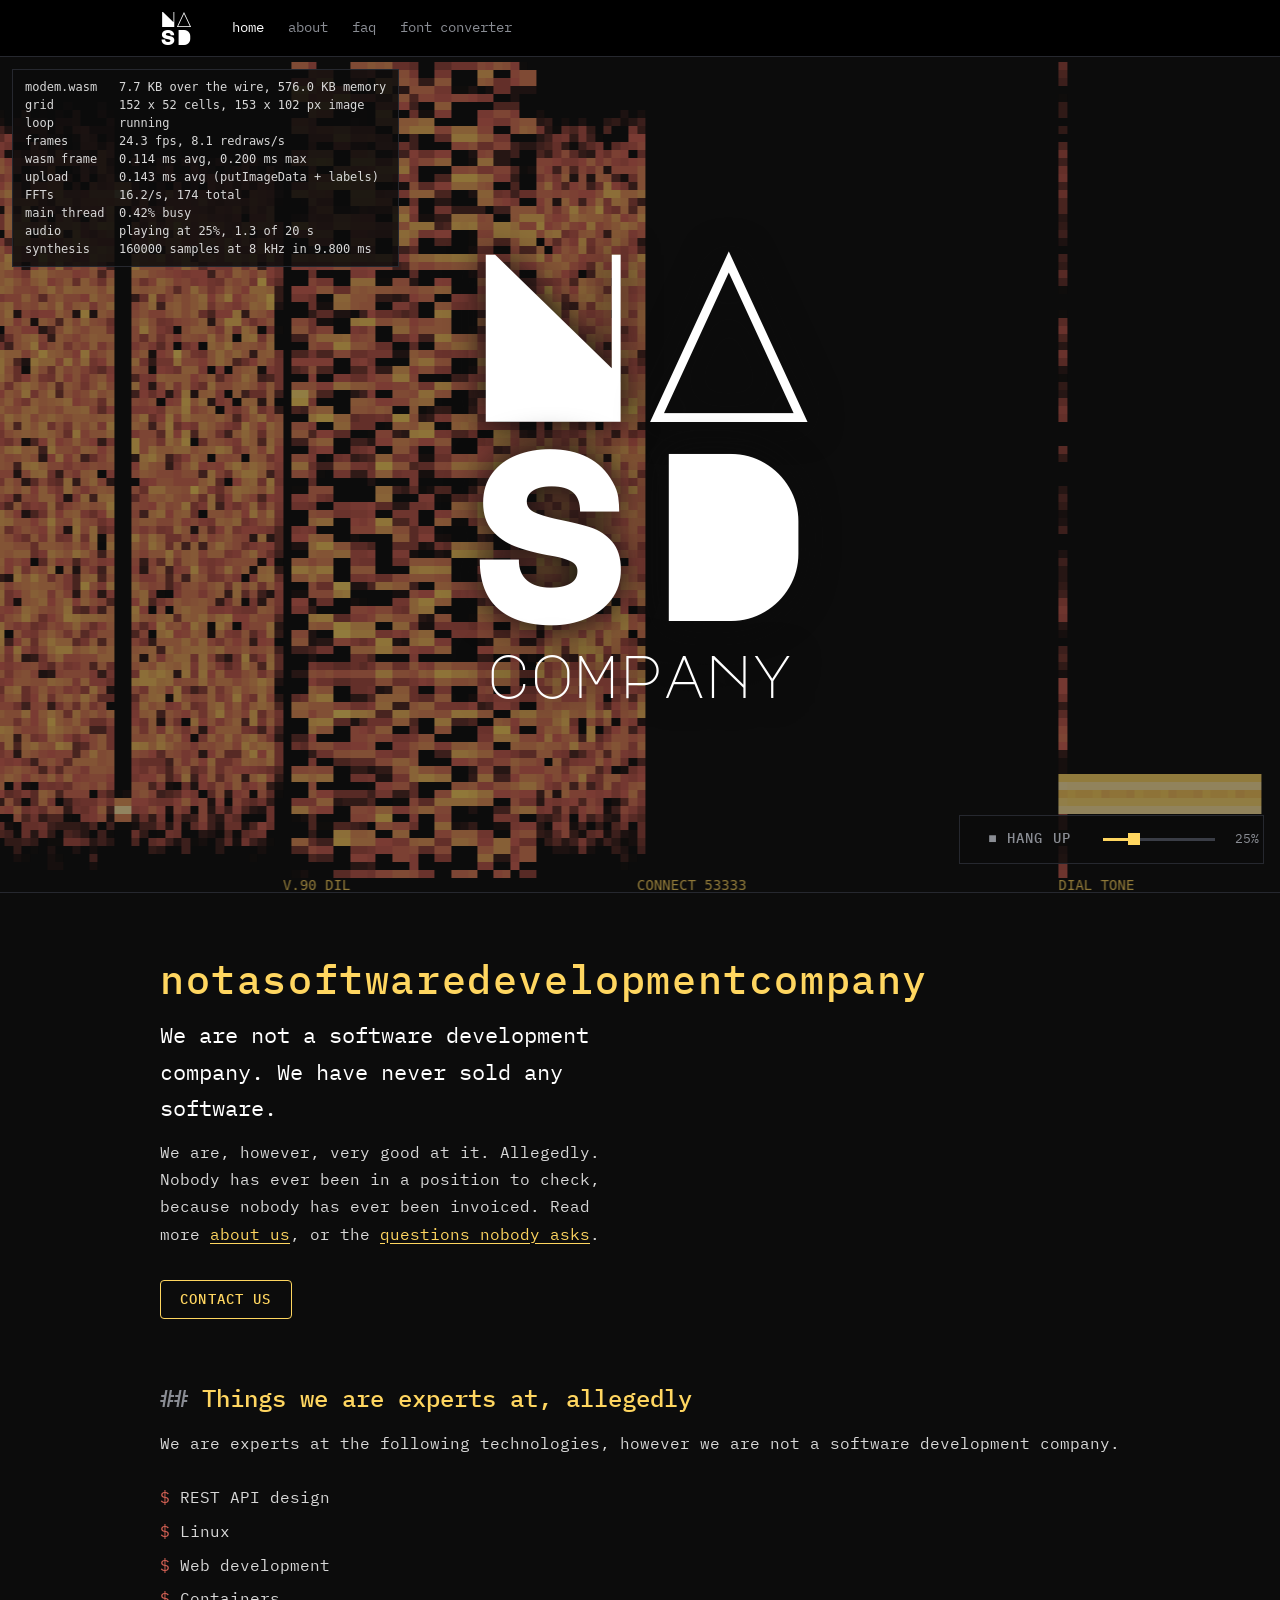
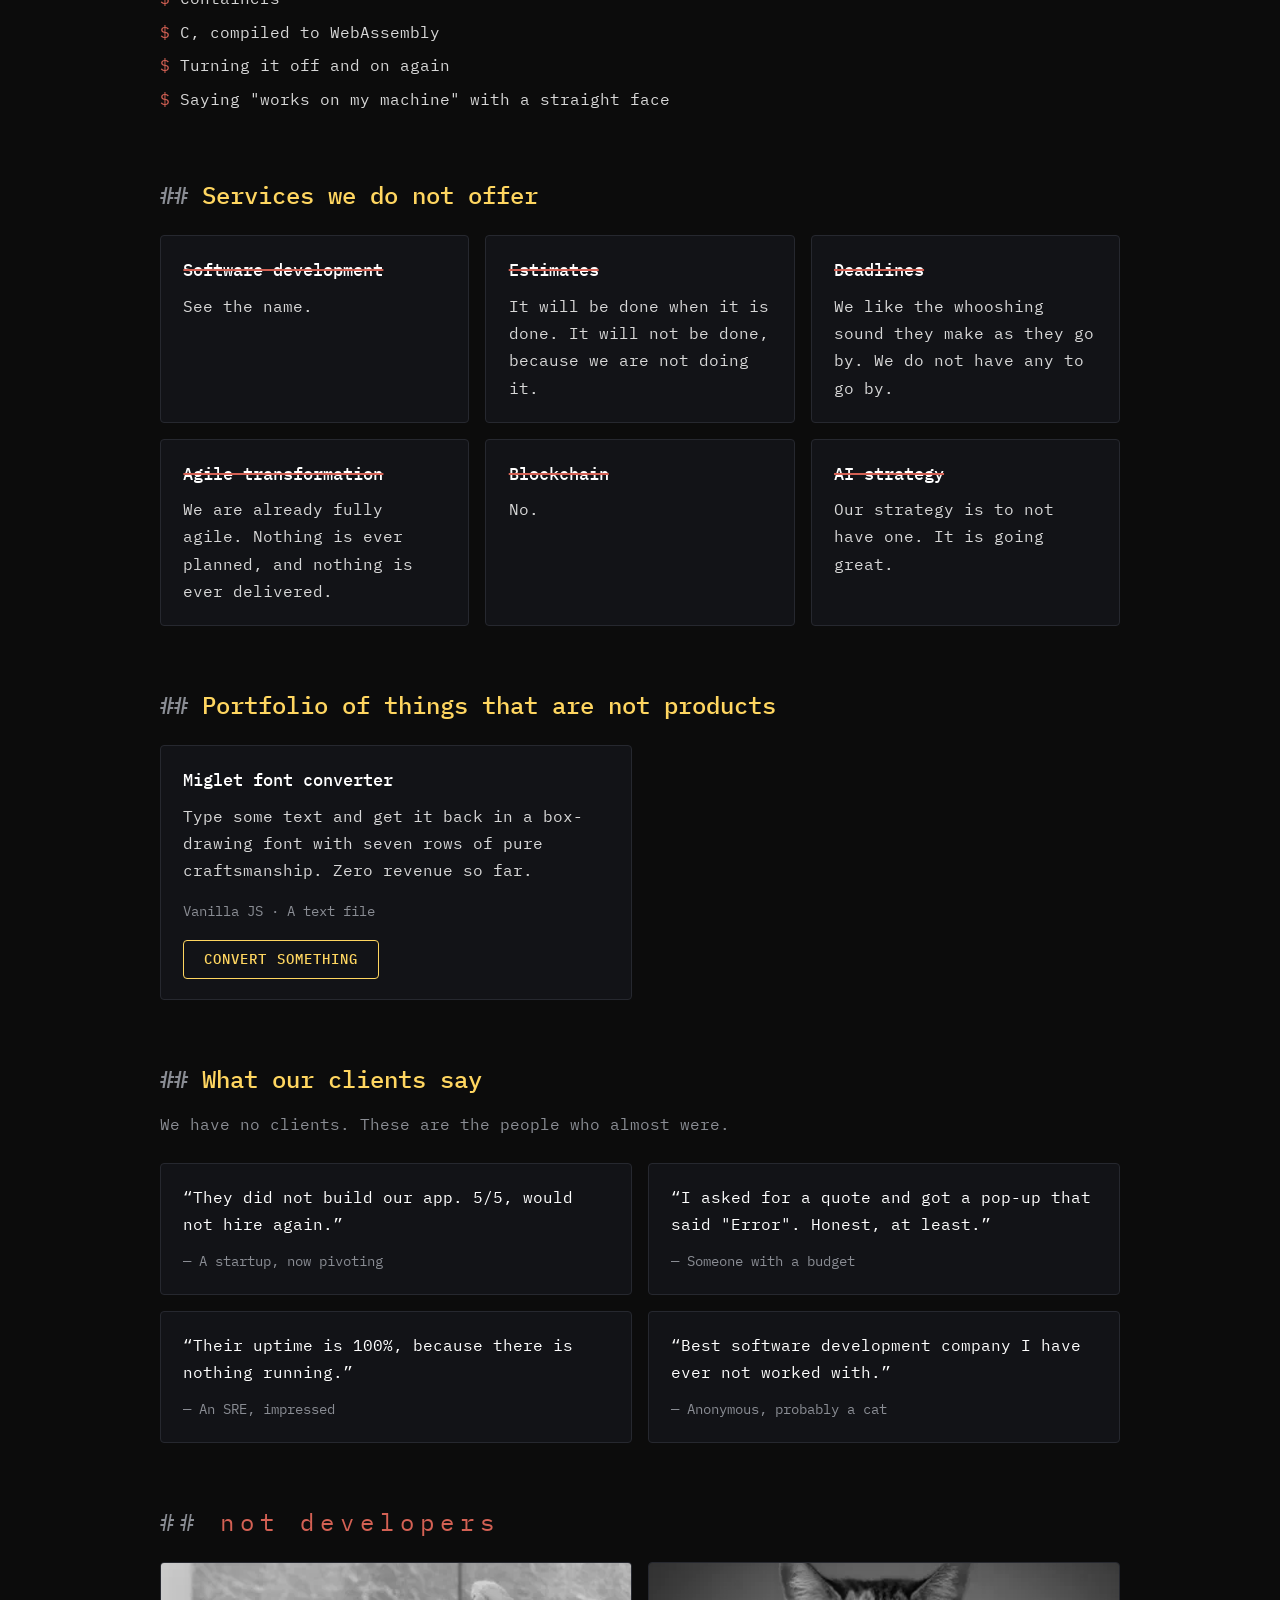
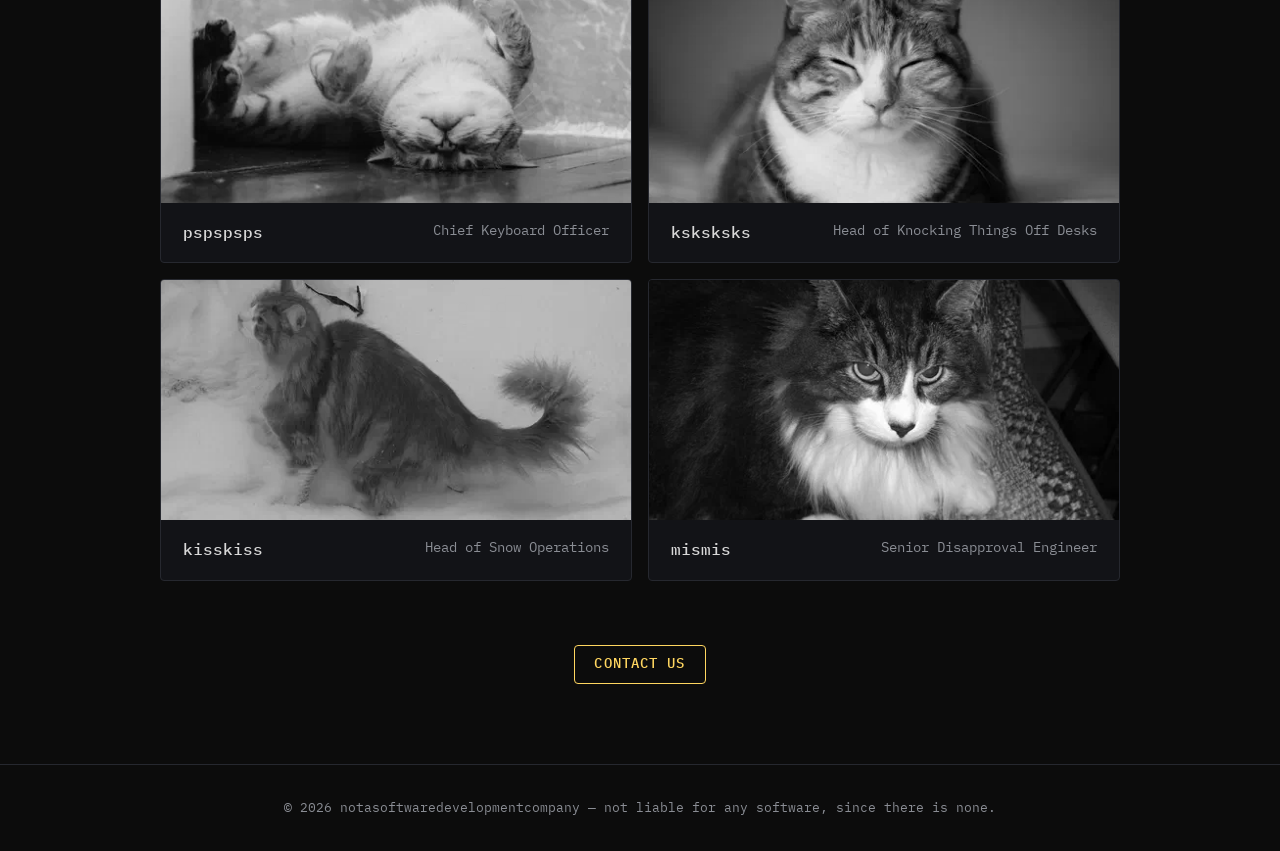
<file: index.html>
<!doctype html><html lang=en-US><head><meta name=generator content="Hugo 0.163.1"><meta charset=utf-8><meta name=viewport content="width=device-width,initial-scale=1"><title>notasoftwaredevelopmentcompany | We are not a software development company</title><meta name=description content="We are not a software development company. We have never sold any software."><meta name=theme-color content="#0c0c0c"><meta name=color-scheme content="dark"><link rel=canonical href=https://notasoftwaredevelopmentcompany.com/><meta property="og:title" content="notasoftwaredevelopmentcompany | We are not a software development company"><meta property="og:description" content="We are not a software development company. We have never sold any software."><meta property="og:url" content="https://notasoftwaredevelopmentcompany.com/"><meta property="og:site_name" content="notasoftwaredevelopmentcompany"><meta property="og:type" content="website"><meta property="og:locale" content="en_US"><meta property="og:image" content="https://notasoftwaredevelopmentcompany.com/og.png"><meta property="og:image:width" content="1200"><meta property="og:image:height" content="630"><meta property="og:image:alt" content="NASD company logo next to the text: We are not a software development company."><meta name=twitter:card content="summary_large_image"><script type=application/ld+json>{"@context":"https://schema.org","@graph":[{"@id":"https://notasoftwaredevelopmentcompany.com/#organization","@type":"Organization","description":"We are not a software development company. We have never sold any software.","logo":"https://notasoftwaredevelopmentcompany.com/logo512.png","name":"notasoftwaredevelopmentcompany","sameAs":["https://github.com/notasoftwaredevelopmentcompany"],"url":"https://notasoftwaredevelopmentcompany.com/"},{"@id":"https://notasoftwaredevelopmentcompany.com/#website","@type":"WebSite","name":"notasoftwaredevelopmentcompany","publisher":{"@id":"https://notasoftwaredevelopmentcompany.com/#organization"},"url":"https://notasoftwaredevelopmentcompany.com/"}]}</script><link rel=icon href=/favicon.ico sizes=any><link rel=apple-touch-icon href=/logo192.png><link rel=preload href=/fonts/ibmplexmono-normal-400-latin.woff2 as=font type=font/woff2 crossorigin><link rel=preload href=/fonts/majormonodisplay-normal-400-latin.woff2 as=font type=font/woff2 crossorigin><link rel=stylesheet href=/css/site.min.408af7421e94ad1a2d040497f6b4c5e0231cde5ee9715a523f088b5c3500e1d1.css integrity="sha256-QIr3Qh6UrRotBASX9rTF4CMc3l7pcVpSPwiLXDUA4dE=" crossorigin=anonymous></head><body id=top><a class=skip-link href=#main>Skip to main content</a><header class=site-header><div class="wrap header-row"><a class=brand href=/ aria-label="notasoftwaredevelopmentcompany, home"><span aria-hidden=true>NA<br>SD</span></a><nav class=site-nav aria-label=Main><a href=/ aria-current=page>home</a>
<a href=/about/>about</a>
<a href=/faq/>faq</a>
<a href=/miglet/>font converter</a></nav></div></header><main id=main><section class=hero data-wasm=/wasm/modem.cad6cb58d409cd83274e8683921df070f488af9de1bec9f3d62ca4213eca3d46.wasm><div class=spectrogram aria-hidden=true><pre class=spectrogram-ascii>                                 ~,-~:  .                  .                    
                                 .,...  ;==========        -,---.~-,.,---.-,-~,,
                                 ~,,~.  ;==========      $$$~:~-:;=;::-::~;:-::;
                                 :-~-;  ;==========      ..-==;=;:;;=;;;:;=;~:;;
                                 :--:-  ;==========        .;;;=:==~=!=:;;=;=:;!
   .                             ,~,:.  ;==========        .=!!=========!;=;====
   .                             =~;;=  ;==========        ,==:=;=:==;=;=======;
   .        .                    !;==!  ;==========    .   .=;==;;:;=;=!;;==;!=;
   ,        .              !!!!!!!*!!=!!===========!!!!!   .=:;;=;====:!!===;!;;
   ~        ~    .. .   .  $$$$$$!**==$$===========$$$$$    ===!!====;==;=======
@@@@@@@$$$$$!    ,-... .,        !;!==  ;==========    .    !==;==!;=;====;;!==;
***#***!!!!!!    !*==! ;=        =~;;=  ;==========         ===;===;=====;==;;=:
   -        -    ###**.$!        -,---  .                   ;==;=;;==;=:=!:;==;=
   ,        ,  . *!*##$=~        =;!;;  ;==========        .;====;;=;==;;==;===-
   .        ,,,..::-~~ ,,        ;=!==  ===========        .;==~====:=;=;=;;-!=~
   .        -=*=****=!  .  ######*!=**##===========#####   .;:===!==;;===;;!====
            ;*######**  .  ######=!===##===========#####    ;;;;;==!~==~;=!!;===
            ##=#!!!*#*  .        !=!**  :;===;==;==    .   .!==;===;==;;====;==;
            ~-~~-~~-~~  .        ;==;:  ;==========         ;;;;=====;=:;!=;==;:
            .. .......           .,-,.  ;==========        .!==;=;;==;==;=!=;;=;
            .  . .   .           ~:~::  ===========      --::=;=:=;;=;:;==:=:;:;
            .                    :~:~:  ===========      $$$-:;~:~-::;~~~;:-~~~;
                                 ~--~-  ;==========        ,..,,.-,..,.,...,-,,,
            V.8           INFO          PROBE            TRAINING               
</pre></div><h1 class=logo aria-label=notasoftwaredevelopmentcompany><span class=logo-row aria-hidden=true><span style=--i:0>N</span><span style=--i:1>A</span></span>
<span class=logo-row aria-hidden=true><span style=--i:2>S</span><span style=--i:3>D</span></span>
<span class=logo-company aria-hidden=true><span style=--i:4>company</span></span></h1><div class=sound hidden><button class="btn btn-ghost hear" type=button aria-pressed=false data-play="▶ Play the handshake" data-stop="■ Hang up" data-wait="▶ Click anywhere for sound">▶ Play the handshake</button>
<input class=volume type=range min=0 max=100 step=1 value=25 aria-label=Volume>
<output class=volume-value>25%</output></div></section><section class="wrap intro"><p class=title>notasoftwaredevelopmentcompany</p><p class=tagline>We are not a software development company. We have never sold any software.</p><p class=lead>We are, however, very good at it. Allegedly. Nobody has ever been in a position to check, because nobody has ever been invoiced. Read more <a href=/about/>about us</a>, or the <a href=/faq/>questions nobody asks</a>.</p><button class=btn type=button data-open=contact>Contact us</button></section><div class=wrap><section class=block aria-labelledby=expertise><h2 id=expertise>Things we are experts at, allegedly</h2><p>We are experts at the following technologies, however we are not a software development company.</p><ul class=prompt-list><li>REST API design</li><li>Linux</li><li>Web development</li><li>Containers</li><li>C, compiled to WebAssembly</li><li>Turning it off and on again</li><li>Saying "works on my machine" with a straight face</li></ul></section><section class=block aria-labelledby=not-services><h2 id=not-services>Services we do not offer</h2><div class=grid><article class=card><h3><s>Software development</s></h3><p>See the name.</p></article><article class=card><h3><s>Estimates</s></h3><p>It will be done when it is done. It will not be done, because we are not doing it.</p></article><article class=card><h3><s>Deadlines</s></h3><p>We like the whooshing sound they make as they go by. We do not have any to go by.</p></article><article class=card><h3><s>Agile transformation</s></h3><p>We are already fully agile. Nothing is ever planned, and nothing is ever delivered.</p></article><article class=card><h3><s>Blockchain</s></h3><p>No.</p></article><article class=card><h3><s>AI strategy</s></h3><p>Our strategy is to not have one. It is going great.</p></article></div></section><section class=block aria-labelledby=portfolio><h2 id=portfolio>Portfolio of things that are not products</h2><div class="grid grid-2"><article class=card><h3>Miglet font converter</h3><p>Type some text and get it back in a box-drawing font with seven rows of pure craftsmanship. Zero revenue so far.</p><p class=tech>Vanilla JS · A text file</p><a class=btn href=/miglet/>Convert something</a></article></div></section><section class=block aria-labelledby=testimonials><h2 id=testimonials>What our clients say</h2><p class=muted>We have no clients. These are the people who almost were.</p><div class="grid grid-2"><figure class="card quote"><blockquote>&ldquo;They did not build our app. 5/5, would not hire again.&rdquo;</blockquote><figcaption>&mdash; A startup, now pivoting</figcaption></figure><figure class="card quote"><blockquote>&ldquo;I asked for a quote and got a pop-up that said "Error". Honest, at least.&rdquo;</blockquote><figcaption>&mdash; Someone with a budget</figcaption></figure><figure class="card quote"><blockquote>&ldquo;Their uptime is 100%, because there is nothing running.&rdquo;</blockquote><figcaption>&mdash; An SRE, impressed</figcaption></figure><figure class="card quote"><blockquote>&ldquo;Best software development company I have ever not worked with.&rdquo;</blockquote><figcaption>&mdash; Anonymous, probably a cat</figcaption></figure></div></section><section class=block aria-labelledby=cats><h2 id=cats class=cats-title>not developers</h2><div class="grid grid-2"><figure class="card cat"><img src=/img/pspspsps_hu_304f3a4ee421d113.webp srcset="/img/pspspsps_hu_726e99bbf11c0c3e.webp 480w, /img/pspspsps_hu_daf7d0b65bb485bc.webp 800w, /img/pspspsps_hu_669d7f360f1bd82b.webp 1200w, /img/pspspsps_hu_5c380f8428ed0782.webp 1600w, /img/pspspsps_hu_304f3a4ee421d113.webp 2767w" sizes="(max-width: 760px) 100vw, 440px" width=2767 height=2075 alt="pspspsps, a cat" loading=lazy decoding=async><figcaption><strong>pspspsps</strong><span>Chief Keyboard Officer</span></figcaption></figure><figure class="card cat"><img src=/img/ksksksks_hu_ab231f176c00445d.webp srcset="/img/ksksksks_hu_10bca82dbdafbbae.webp 480w, /img/ksksksks_hu_ceff0e6b8f6d7cb8.webp 800w, /img/ksksksks_hu_45d568bfa2e6cf0b.webp 1200w, /img/ksksksks_hu_d7aa153a247eac78.webp 1600w, /img/ksksksks_hu_ab231f176c00445d.webp 1650w" sizes="(max-width: 760px) 100vw, 440px" width=1650 height=1100 alt="ksksksks, a cat" loading=lazy decoding=async><figcaption><strong>ksksksks</strong><span>Head of Knocking Things Off Desks</span></figcaption></figure><figure class="card cat"><img src=/img/kisskiss_hu_4c0d974fbae10774.webp srcset="/img/kisskiss_hu_c733bd6e56da1443.webp 480w, /img/kisskiss_hu_21cda22f94270a88.webp 800w, /img/kisskiss_hu_83707fe2bb35a9a8.webp 1200w, /img/kisskiss_hu_4c0d974fbae10774.webp 1381w" sizes="(max-width: 760px) 100vw, 440px" width=1381 height=891 alt="kisskiss, a cat" loading=lazy decoding=async><figcaption><strong>kisskiss</strong><span>Head of Snow Operations</span></figcaption></figure><figure class="card cat"><img src=/img/mismis_hu_b3a9b2be6993a437.webp srcset="/img/mismis_hu_49f9a0c7aafde46f.webp 480w, /img/mismis_hu_2a249fa68eef0947.webp 800w, /img/mismis_hu_ade2fb5420fdfa94.webp 1200w, /img/mismis_hu_b3a9b2be6993a437.webp 1600w" sizes="(max-width: 760px) 100vw, 440px" width=1600 height=1200 alt="mismis, a cat" loading=lazy decoding=async><figcaption><strong>mismis</strong><span>Senior Disapproval Engineer</span></figcaption></figure></div></section><section class="block block-last"><button class=btn type=button data-open=contact>Contact us</button></section></div><dialog id=contact class=dialog aria-labelledby=contact-title><form method=dialog><h2 id=contact-title>Error</h2><p>We are unable to receive contact requests because we are not a software development company.</p><div class=dialog-actions><button class="btn btn-ghost" value=shrug>Understandable</button>
<button class=btn value=close autofocus>Close</button></div></form></dialog></main><footer class=site-footer><div class=wrap>© 2026 notasoftwaredevelopmentcompany &mdash; not liable for any software, since there is none.</div></footer><script src=/js/site.min.bd76db0a6dc36e265cea1f34967d5006743746ba9fef427a4b78256a76dbd1dc.js integrity="sha256-vXbbCm3DbiZc6h80ln1QBnQ3Rrqf70J6S3glanbb0dw=" crossorigin=anonymous defer></script></body></html>
</file>
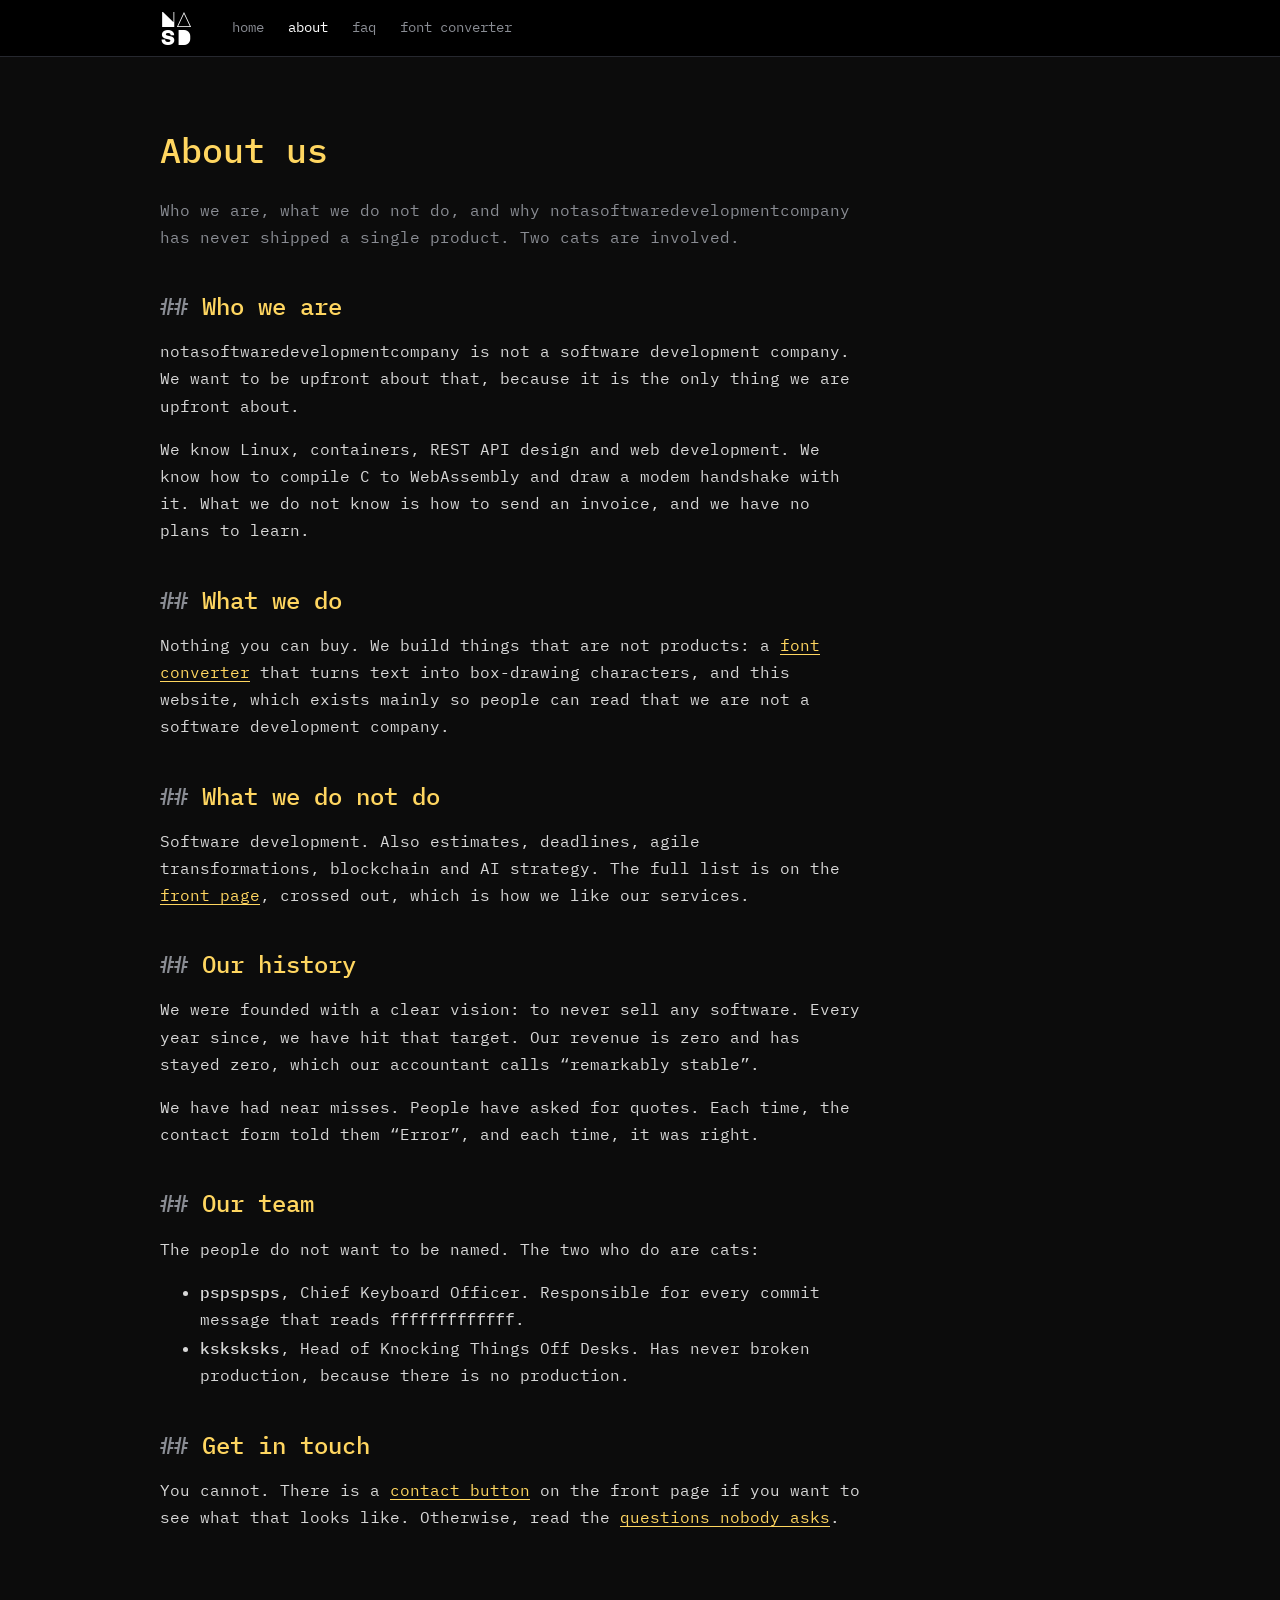
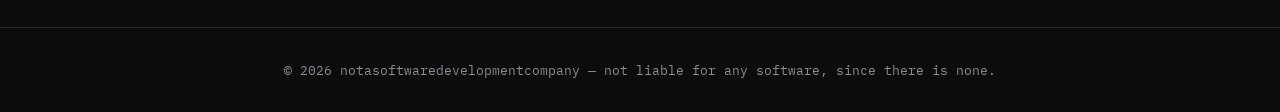
<file: about/index.html>
<!doctype html><html lang=en-US><head><meta charset=utf-8><meta name=viewport content="width=device-width,initial-scale=1"><title>About us | NASDC</title><meta name=description content="Who we are, what we do not do, and why notasoftwaredevelopmentcompany has never shipped a single product. Two cats are involved."><meta name=theme-color content="#0c0c0c"><meta name=color-scheme content="dark"><link rel=canonical href=https://notasoftwaredevelopmentcompany.com/about/><meta property="og:title" content="About us | NASDC"><meta property="og:description" content="Who we are, what we do not do, and why notasoftwaredevelopmentcompany has never shipped a single product. Two cats are involved."><meta property="og:url" content="https://notasoftwaredevelopmentcompany.com/about/"><meta property="og:site_name" content="notasoftwaredevelopmentcompany"><meta property="og:type" content="website"><meta property="og:locale" content="en_US"><meta property="og:image" content="https://notasoftwaredevelopmentcompany.com/og.png"><meta property="og:image:width" content="1200"><meta property="og:image:height" content="630"><meta property="og:image:alt" content="NASD company logo next to the text: We are not a software development company."><meta name=twitter:card content="summary_large_image"><script type=application/ld+json>{"@context":"https://schema.org","@graph":[{"@id":"https://notasoftwaredevelopmentcompany.com/#organization","@type":"Organization","description":"We are not a software development company. We have never sold any software.","logo":"https://notasoftwaredevelopmentcompany.com/logo512.png","name":"notasoftwaredevelopmentcompany","sameAs":["https://github.com/notasoftwaredevelopmentcompany"],"url":"https://notasoftwaredevelopmentcompany.com/"},{"@id":"https://notasoftwaredevelopmentcompany.com/#website","@type":"WebSite","name":"notasoftwaredevelopmentcompany","publisher":{"@id":"https://notasoftwaredevelopmentcompany.com/#organization"},"url":"https://notasoftwaredevelopmentcompany.com/"}]}</script><link rel=icon href=/favicon.ico sizes=any><link rel=apple-touch-icon href=/logo192.png><link rel=preload href=/fonts/ibmplexmono-normal-400-latin.woff2 as=font type=font/woff2 crossorigin><link rel=preload href=/fonts/majormonodisplay-normal-400-latin.woff2 as=font type=font/woff2 crossorigin><link rel=stylesheet href=/css/site.min.408af7421e94ad1a2d040497f6b4c5e0231cde5ee9715a523f088b5c3500e1d1.css integrity="sha256-QIr3Qh6UrRotBASX9rTF4CMc3l7pcVpSPwiLXDUA4dE=" crossorigin=anonymous></head><body id=top><a class=skip-link href=#main>Skip to main content</a><header class=site-header><div class="wrap header-row"><a class=brand href=/ aria-label="notasoftwaredevelopmentcompany, home"><span aria-hidden=true>NA<br>SD</span></a><nav class=site-nav aria-label=Main><a href=/>home</a>
<a href=/about/ aria-current=page>about</a>
<a href=/faq/>faq</a>
<a href=/miglet/>font converter</a></nav></div></header><main id=main><div class=wrap><article class="block prose"><h1 class=page-title>About us</h1><p class=muted>Who we are, what we do not do, and why notasoftwaredevelopmentcompany has never shipped a single product. Two cats are involved.</p><h2 id=who-we-are>Who we are</h2><p>notasoftwaredevelopmentcompany is not a software development company. We want to be upfront
about that, because it is the only thing we are upfront about.</p><p>We know Linux, containers, REST API design and web development. We know how to compile C to
WebAssembly and draw a modem handshake with it. What we do not know is how to send an invoice, and we
have no plans to learn.</p><h2 id=what-we-do>What we do</h2><p>Nothing you can buy. We build things that are not products: a
<a href=/miglet/>font converter</a> that turns text into box-drawing characters, and this website, which
exists mainly so people can read that we are not a software development company.</p><h2 id=what-we-do-not-do>What we do not do</h2><p>Software development. Also estimates, deadlines, agile transformations, blockchain and AI
strategy. The full list is on the <a href=/#not-services>front page</a>, crossed out, which is how we
like our services.</p><h2 id=our-history>Our history</h2><p>We were founded with a clear vision: to never sell any software. Every year since, we have hit that
target. Our revenue is zero and has stayed zero, which our accountant calls &ldquo;remarkably stable&rdquo;.</p><p>We have had near misses. People have asked for quotes. Each time, the contact form told them
&ldquo;Error&rdquo;, and each time, it was right.</p><h2 id=our-team>Our team</h2><p>The people do not want to be named. The two who do are cats:</p><ul><li><strong>pspspsps</strong>, Chief Keyboard Officer. Responsible for every commit message that reads <code>fffffffffffff</code>.</li><li><strong>ksksksks</strong>, Head of Knocking Things Off Desks. Has never broken production, because there is no production.</li></ul><h2 id=get-in-touch>Get in touch</h2><p>You cannot. There is a <a href=/>contact button</a> on the front page if you want to see what that looks
like. Otherwise, read the <a href=/faq/>questions nobody asks</a>.</p></article></div></main><footer class=site-footer><div class=wrap>© 2026 notasoftwaredevelopmentcompany &mdash; not liable for any software, since there is none.</div></footer><script src=/js/site.min.bd76db0a6dc36e265cea1f34967d5006743746ba9fef427a4b78256a76dbd1dc.js integrity="sha256-vXbbCm3DbiZc6h80ln1QBnQ3Rrqf70J6S3glanbb0dw=" crossorigin=anonymous defer></script></body></html>
</file>
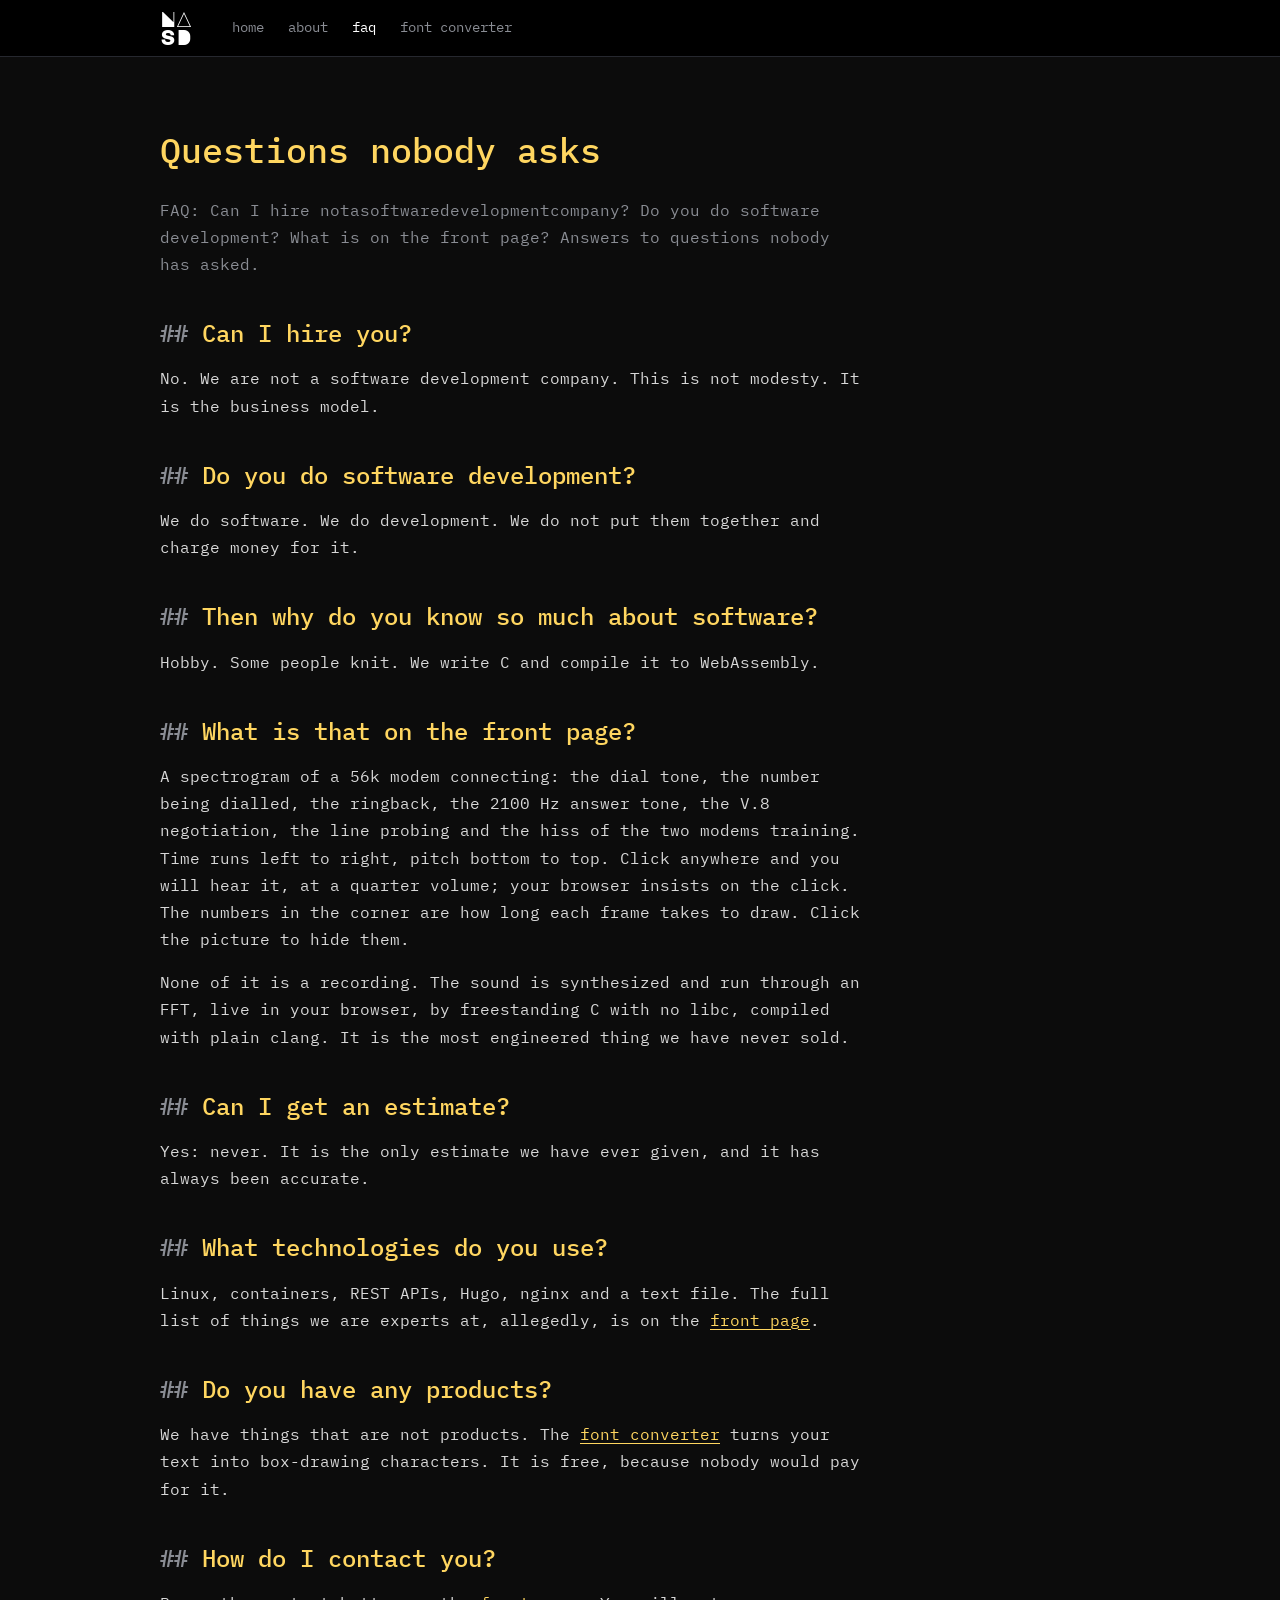
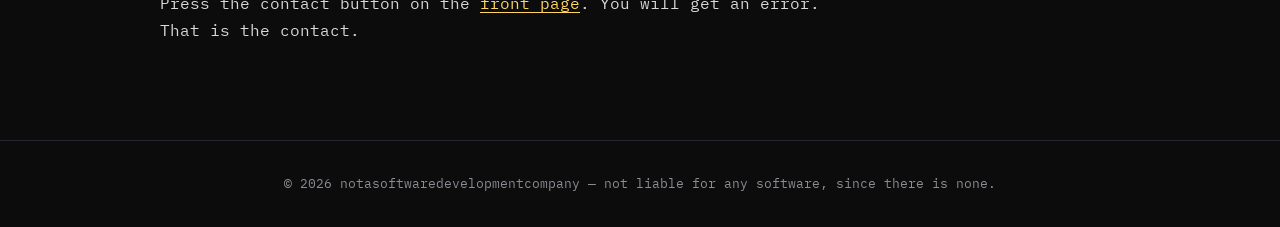
<file: faq/index.html>
<!doctype html><html lang=en-US><head><meta charset=utf-8><meta name=viewport content="width=device-width,initial-scale=1"><title>Questions nobody asks | NASDC</title><meta name=description content="FAQ: Can I hire notasoftwaredevelopmentcompany? Do you do software development? What is on the front page? Answers to questions nobody has asked."><meta name=theme-color content="#0c0c0c"><meta name=color-scheme content="dark"><link rel=canonical href=https://notasoftwaredevelopmentcompany.com/faq/><meta property="og:title" content="Questions nobody asks | NASDC"><meta property="og:description" content="FAQ: Can I hire notasoftwaredevelopmentcompany? Do you do software development? What is on the front page? Answers to questions nobody has asked."><meta property="og:url" content="https://notasoftwaredevelopmentcompany.com/faq/"><meta property="og:site_name" content="notasoftwaredevelopmentcompany"><meta property="og:type" content="website"><meta property="og:locale" content="en_US"><meta property="og:image" content="https://notasoftwaredevelopmentcompany.com/og.png"><meta property="og:image:width" content="1200"><meta property="og:image:height" content="630"><meta property="og:image:alt" content="NASD company logo next to the text: We are not a software development company."><meta name=twitter:card content="summary_large_image"><script type=application/ld+json>{"@context":"https://schema.org","@graph":[{"@id":"https://notasoftwaredevelopmentcompany.com/#organization","@type":"Organization","description":"We are not a software development company. We have never sold any software.","logo":"https://notasoftwaredevelopmentcompany.com/logo512.png","name":"notasoftwaredevelopmentcompany","sameAs":["https://github.com/notasoftwaredevelopmentcompany"],"url":"https://notasoftwaredevelopmentcompany.com/"},{"@id":"https://notasoftwaredevelopmentcompany.com/#website","@type":"WebSite","name":"notasoftwaredevelopmentcompany","publisher":{"@id":"https://notasoftwaredevelopmentcompany.com/#organization"},"url":"https://notasoftwaredevelopmentcompany.com/"}]}</script><link rel=icon href=/favicon.ico sizes=any><link rel=apple-touch-icon href=/logo192.png><link rel=preload href=/fonts/ibmplexmono-normal-400-latin.woff2 as=font type=font/woff2 crossorigin><link rel=preload href=/fonts/majormonodisplay-normal-400-latin.woff2 as=font type=font/woff2 crossorigin><link rel=stylesheet href=/css/site.min.408af7421e94ad1a2d040497f6b4c5e0231cde5ee9715a523f088b5c3500e1d1.css integrity="sha256-QIr3Qh6UrRotBASX9rTF4CMc3l7pcVpSPwiLXDUA4dE=" crossorigin=anonymous></head><body id=top><a class=skip-link href=#main>Skip to main content</a><header class=site-header><div class="wrap header-row"><a class=brand href=/ aria-label="notasoftwaredevelopmentcompany, home"><span aria-hidden=true>NA<br>SD</span></a><nav class=site-nav aria-label=Main><a href=/>home</a>
<a href=/about/>about</a>
<a href=/faq/ aria-current=page>faq</a>
<a href=/miglet/>font converter</a></nav></div></header><main id=main><div class=wrap><article class="block prose"><h1 class=page-title>Questions nobody asks</h1><p class=muted>FAQ: Can I hire notasoftwaredevelopmentcompany? Do you do software development? What is on the front page? Answers to questions nobody has asked.</p><h2 id=can-i-hire-you>Can I hire you?</h2><p>No. We are not a software development company. This is not modesty. It is the business model.</p><h2 id=do-you-do-software-development>Do you do software development?</h2><p>We do software. We do development. We do not put them together and charge money for it.</p><h2 id=then-why-do-you-know-so-much-about-software>Then why do you know so much about software?</h2><p>Hobby. Some people knit. We write C and compile it to WebAssembly.</p><h2 id=what-is-that-on-the-front-page>What is that on the front page?</h2><p>A spectrogram of a 56k modem connecting: the dial tone, the number being dialled, the ringback,
the 2100 Hz answer tone, the V.8 negotiation, the line probing and the hiss of the two modems
training. Time runs left to right, pitch bottom to top. Click anywhere and you will hear it,
at a quarter volume; your browser insists on the click. The numbers in the corner are how long
each frame takes to draw. Click the picture to hide them.</p><p>None of it is a recording. The sound is synthesized and run through an FFT, live in your browser,
by freestanding C with no libc, compiled with plain clang. It is the most engineered thing we have
never sold.</p><h2 id=can-i-get-an-estimate>Can I get an estimate?</h2><p>Yes: never. It is the only estimate we have ever given, and it has always been accurate.</p><h2 id=what-technologies-do-you-use>What technologies do you use?</h2><p>Linux, containers, REST APIs, Hugo, nginx and a text file. The full list of things we are experts
at, allegedly, is on the <a href=/#expertise>front page</a>.</p><h2 id=do-you-have-any-products>Do you have any products?</h2><p>We have things that are not products. The <a href=/miglet/>font converter</a> turns your text into
box-drawing characters. It is free, because nobody would pay for it.</p><h2 id=how-do-i-contact-you>How do I contact you?</h2><p>Press the contact button on the <a href=/>front page</a>. You will get an error. That is the contact.</p></article></div></main><footer class=site-footer><div class=wrap>© 2026 notasoftwaredevelopmentcompany &mdash; not liable for any software, since there is none.</div></footer><script src=/js/site.min.bd76db0a6dc36e265cea1f34967d5006743746ba9fef427a4b78256a76dbd1dc.js integrity="sha256-vXbbCm3DbiZc6h80ln1QBnQ3Rrqf70J6S3glanbb0dw=" crossorigin=anonymous defer></script></body></html>
</file>
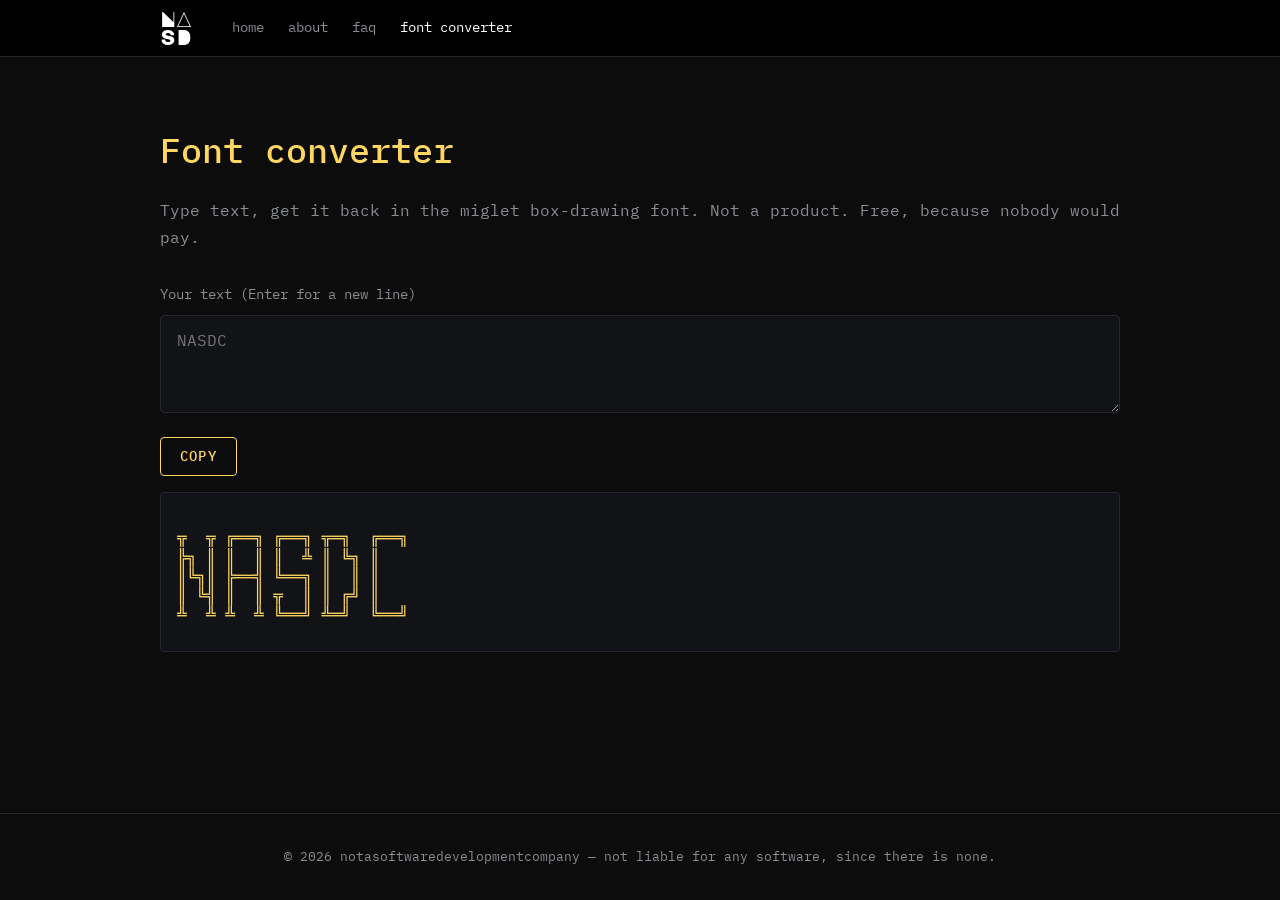
<file: miglet/index.html>
<!doctype html><html lang=en-US><head><meta charset=utf-8><meta name=viewport content="width=device-width,initial-scale=1"><title>Font converter | NASDC</title><meta name=description content="Type text, get it back in the miglet box-drawing font. Not a product. Free, because nobody would pay."><meta name=theme-color content="#0c0c0c"><meta name=color-scheme content="dark"><link rel=canonical href=https://notasoftwaredevelopmentcompany.com/miglet/><meta property="og:title" content="Font converter | NASDC"><meta property="og:description" content="Type text, get it back in the miglet box-drawing font. Not a product. Free, because nobody would pay."><meta property="og:url" content="https://notasoftwaredevelopmentcompany.com/miglet/"><meta property="og:site_name" content="notasoftwaredevelopmentcompany"><meta property="og:type" content="website"><meta property="og:locale" content="en_US"><meta property="og:image" content="https://notasoftwaredevelopmentcompany.com/og.png"><meta property="og:image:width" content="1200"><meta property="og:image:height" content="630"><meta property="og:image:alt" content="NASD company logo next to the text: We are not a software development company."><meta name=twitter:card content="summary_large_image"><script type=application/ld+json>{"@context":"https://schema.org","@graph":[{"@id":"https://notasoftwaredevelopmentcompany.com/#organization","@type":"Organization","description":"We are not a software development company. We have never sold any software.","logo":"https://notasoftwaredevelopmentcompany.com/logo512.png","name":"notasoftwaredevelopmentcompany","sameAs":["https://github.com/notasoftwaredevelopmentcompany"],"url":"https://notasoftwaredevelopmentcompany.com/"},{"@id":"https://notasoftwaredevelopmentcompany.com/#website","@type":"WebSite","name":"notasoftwaredevelopmentcompany","publisher":{"@id":"https://notasoftwaredevelopmentcompany.com/#organization"},"url":"https://notasoftwaredevelopmentcompany.com/"},{"@type":"WebApplication","applicationCategory":"UtilitiesApplication","description":"Type text, get it back in the miglet box-drawing font. Not a product. Free, because nobody would pay.","name":"Font converter","offers":{"@type":"Offer","price":"0","priceCurrency":"EUR"},"operatingSystem":"Any","publisher":{"@id":"https://notasoftwaredevelopmentcompany.com/#organization"},"url":"https://notasoftwaredevelopmentcompany.com/miglet/"}]}</script><link rel=icon href=/favicon.ico sizes=any><link rel=apple-touch-icon href=/logo192.png><link rel=preload href=/fonts/ibmplexmono-normal-400-latin.woff2 as=font type=font/woff2 crossorigin><link rel=preload href=/fonts/majormonodisplay-normal-400-latin.woff2 as=font type=font/woff2 crossorigin><link rel=stylesheet href=/css/site.min.408af7421e94ad1a2d040497f6b4c5e0231cde5ee9715a523f088b5c3500e1d1.css integrity="sha256-QIr3Qh6UrRotBASX9rTF4CMc3l7pcVpSPwiLXDUA4dE=" crossorigin=anonymous></head><body id=top><a class=skip-link href=#main>Skip to main content</a><header class=site-header><div class="wrap header-row"><a class=brand href=/ aria-label="notasoftwaredevelopmentcompany, home"><span aria-hidden=true>NA<br>SD</span></a><nav class=site-nav aria-label=Main><a href=/>home</a>
<a href=/about/>about</a>
<a href=/faq/>faq</a>
<a href=/miglet/ aria-current=page>font converter</a></nav></div></header><main id=main><div class=wrap><section class=block><h1 class=page-title>Font converter</h1><p class=muted>Type text, get it back in the miglet box-drawing font. Not a product. Free, because nobody would pay.</p><label class=field-label for=miglet-input>Your text (Enter for a new line)</label>
<textarea id=miglet-input class=field rows=3 spellcheck=false placeholder=NASDC></textarea><div class=miglet-actions><button class=btn type=button id=miglet-copy>Copy</button>
<span id=miglet-status class=muted role=status></span></div><pre id=miglet-output class=miglet-output aria-live=polite></pre></section></div></main><footer class=site-footer><div class=wrap>© 2026 notasoftwaredevelopmentcompany &mdash; not liable for any software, since there is none.</div></footer><script src=/js/site.min.bd76db0a6dc36e265cea1f34967d5006743746ba9fef427a4b78256a76dbd1dc.js integrity="sha256-vXbbCm3DbiZc6h80ln1QBnQ3Rrqf70J6S3glanbb0dw=" crossorigin=anonymous defer></script><script src=/js/miglet.min.063bfe1207288c144bde19f2800b3a562b7935f1f15d35a7789e51372f2e7182.js integrity="sha256-Bjv+EgcojBRL3hnygAs6Vit5NfHxXTWneJ5RNy8ucYI=" crossorigin=anonymous defer></script></body></html>
</file>
